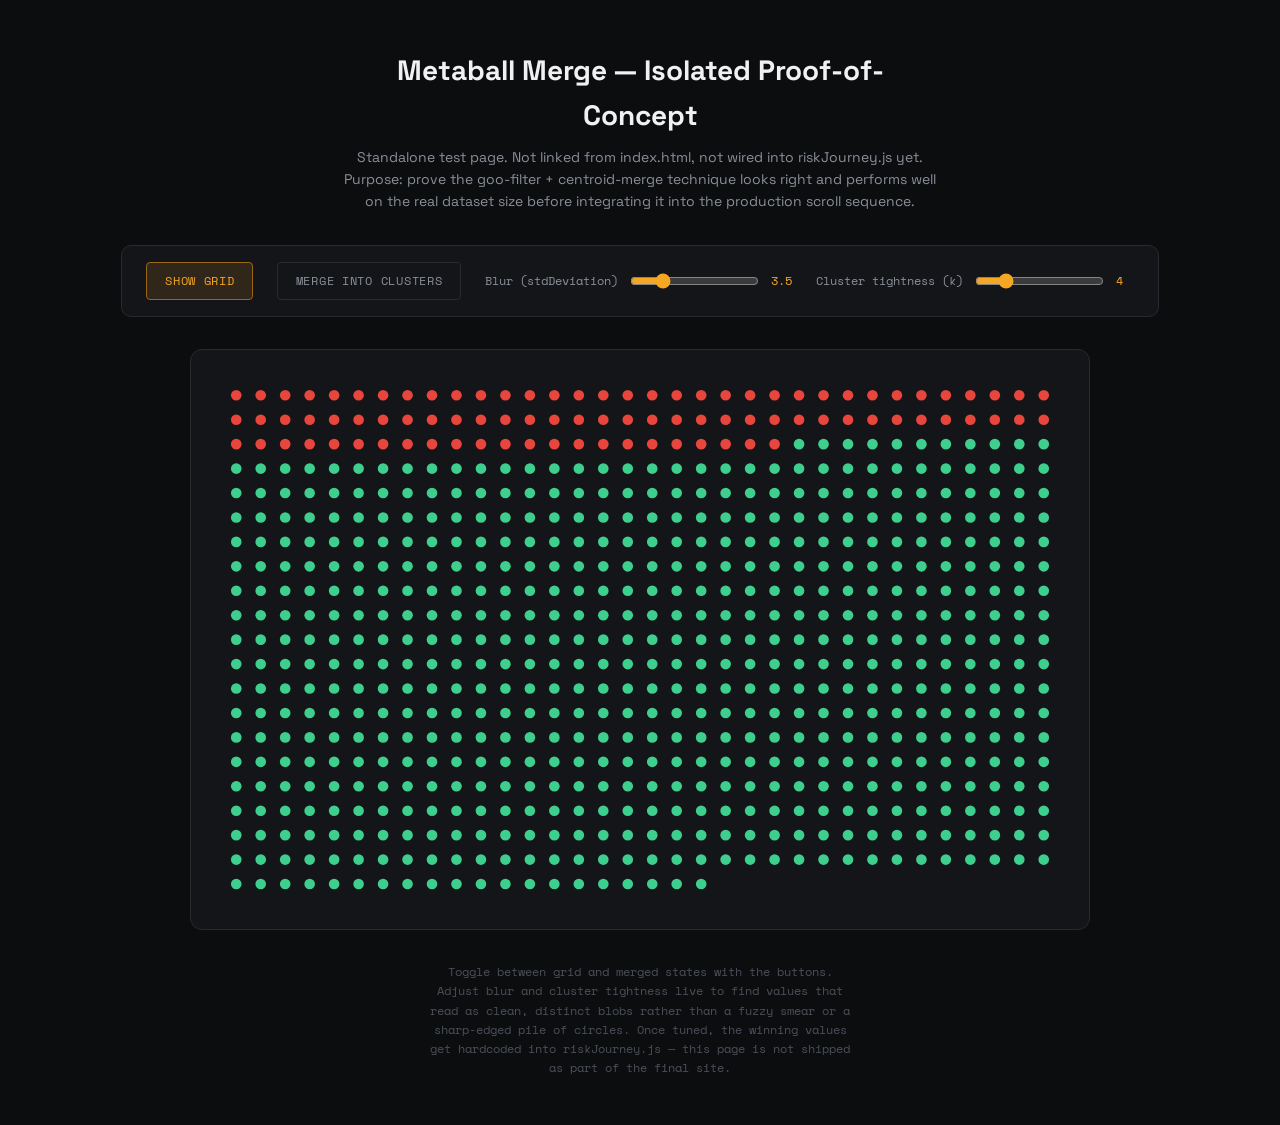
<file: web-demo/test-metaball.html>
<!DOCTYPE html>
<html lang="en">
<head>
  <meta charset="UTF-8" />
  <meta name="viewport" content="width=device-width, initial-scale=1.0" />
  <title>Metaball Merge — Isolated Test</title>

  <link rel="stylesheet" href="css/main.css" />
  <style>
    /* Test-page-only layout. Not part of the shipped site — reuses
       main.css tokens/fonts for visual consistency, but the page
       structure here is throwaway scaffolding for iterating on the
       goo filter and merge animation before wiring it into
       riskJourney.js. */
    body {
      min-height: 100vh;
      display: flex;
      flex-direction: column;
      align-items: center;
      padding: 3rem 1.5rem;
      gap: 2rem;
    }

    .test-header {
      text-align: center;
      max-width: 60ch;
    }

    .test-header h1 {
      font-family: var(--font-display);
      font-size: var(--text-2xl);
      margin-bottom: 0.5rem;
    }

    .test-header p {
      color: var(--c-text-secondary);
      font-size: var(--text-sm);
    }

    .test-controls {
      display: flex;
      align-items: center;
      gap: 1.5rem;
      flex-wrap: wrap;
      justify-content: center;
      background: var(--c-bg-surface);
      border: 1px solid var(--c-border);
      border-radius: 10px;
      padding: 1rem 1.5rem;
    }

    .test-btn {
      font-family: var(--font-mono);
      font-size: var(--text-xs);
      letter-spacing: 0.06em;
      text-transform: uppercase;
      padding: 0.6rem 1.1rem;
      border-radius: 4px;
      border: 1px solid var(--c-border);
      background: transparent;
      color: var(--c-text-secondary);
      cursor: pointer;
      transition: all 0.15s ease;
    }

    .test-btn:hover { border-color: var(--c-amber-dim); color: var(--c-amber); }
    .test-btn--active { background: var(--c-amber-glow); border-color: var(--c-amber-dim); color: var(--c-amber); }

    .test-slider-group {
      display: flex;
      align-items: center;
      gap: 0.75rem;
      font-family: var(--font-mono);
      font-size: var(--text-xs);
      color: var(--c-text-secondary);
    }

    .test-slider-group input[type="range"] {
      accent-color: var(--c-amber);
    }

    .test-slider-value {
      color: var(--c-amber);
      min-width: 2.5ch;
    }

    .test-canvas-wrap {
      width: 100%;
      max-width: 900px;
      background: var(--c-bg-surface);
      border: 1px solid var(--c-border);
      border-radius: 12px;
      padding: 1.5rem;
    }

    #metaball-svg {
      width: 100%;
      height: auto;
      display: block;
    }

    .cluster-label {
      font-family: var(--font-mono);
      font-size: 14px;
      fill: var(--c-text-primary);
      text-anchor: middle;
      opacity: 0;
    }

    .test-note {
      font-family: var(--font-mono);
      font-size: var(--text-xs);
      color: var(--c-text-muted);
      max-width: 60ch;
      text-align: center;
      line-height: 1.6;
    }
  </style>
</head>
<body>

  <div class="test-header">
    <h1>Metaball Merge — Isolated Proof-of-Concept</h1>
    <p>
      Standalone test page. Not linked from index.html, not wired into
      riskJourney.js yet. Purpose: prove the goo-filter + centroid-merge
      technique looks right and performs well on the real dataset size
      before integrating it into the production scroll sequence.
    </p>
  </div>

  <div class="test-controls">
    <button class="test-btn test-btn--active" id="btn-grid">Show Grid</button>
    <button class="test-btn" id="btn-merge">Merge into Clusters</button>

    <div class="test-slider-group">
      <label for="blur-slider">Blur (stdDeviation)</label>
      <input type="range" id="blur-slider" min="0" max="16" step="0.5" value="3.5" />
      <span class="test-slider-value" id="blur-value">3.5</span>
    </div>

    <div class="test-slider-group">
      <label for="jitter-slider">Cluster tightness (k)</label>
      <input type="range" id="jitter-slider" min="2" max="12" step="0.5" value="4" />
      <span class="test-slider-value" id="jitter-value">4</span>
    </div>
  </div>

  <div class="test-canvas-wrap">
    <svg id="metaball-svg" viewBox="0 0 800 500" xmlns="http://www.w3.org/2000/svg">
      <defs>
        <filter id="goo">
          <feGaussianBlur in="SourceGraphic" stdDeviation="3.5" result="blur" />
          <feColorMatrix
            in="blur"
            mode="matrix"
            values="1 0 0 0 0  0 1 0 0 0  0 0 1 0 0  0 0 0 20 -8"
            result="goo"
          />
          <feComposite in="SourceGraphic" in2="goo" operator="atop" />
        </filter>
      </defs>

      <g id="dots-group"></g>

      <text class="cluster-label" id="label-healthy" x="220" y="250"></text>
      <text class="cluster-label" id="label-at-risk" x="580" y="250"></text>
    </svg>
  </div>

  <p class="test-note">
    Toggle between grid and merged states with the buttons. Adjust blur
    and cluster tightness live to find values that read as clean, distinct
    blobs rather than a fuzzy smear or a sharp-edged pile of circles.
    Once tuned, the winning values get hardcoded into riskJourney.js —
    this page is not shipped as part of the final site.
  </p>

  <script src="https://cdnjs.cloudflare.com/ajax/libs/gsap/3.12.5/gsap.min.js"></script>
  <script src="js/test-metaball.js"></script>
</body>
</html>
</file>
<file: web-demo/css/main.css>
/* =============================================================
   Drop-off Saver — Design System
   =============================================================
   Palette: near-black base, amber signal color, cool-grey data
   Type: "Space Grotesk" display (data-forward, technical warmth)
         + system stack for body
   Signature: scan-line grid hero bg + animated risk bars
============================================================= */

@import url('https://fonts.googleapis.com/css2?family=Space+Grotesk:wght@300;400;500;600;700&family=Space+Mono:wght@400;700&display=swap');

/* ── Tokens ─────────────────────────────────────────────── */
:root {
  /* Palette */
  --c-bg: #0c0d0f;
  --c-bg-surface: #141518;
  --c-bg-elevated: #1c1e22;
  --c-border: #282a30;

  --c-amber: #f5a623;
  /* Primary signal / HIGH risk */
  --c-amber-dim: #9a6614;
  --c-amber-glow: rgba(245, 166, 35, 0.12);

  --c-red: #e8453c;
  /* HIGH risk label */
  --c-yellow: #f5c842;
  /* MEDIUM risk label */
  --c-green: #3ecf8e;
  /* Safe / PASS */

  /* Risk profile accents — deliberately distinct hues from the risk-tier
     palette above (red/yellow/green) so profile and tier read as two
     separate dimensions, not a duplicate color-coding of the same thing. */
  --c-violet: #9b8cf2;
  /* Time-Constrained */
  --c-cyan: #5ec9e8;
  /* Disengaged Learner */
  --c-rose: #f28cb8;
  /* Quiet Decliner */

  --c-text-primary: #f0f1f3;
  --c-text-secondary: #8a8f9a;
  --c-text-muted: #4a4f5a;

  /* Type */
  --font-display: 'Space Grotesk', system-ui, sans-serif;
  --font-mono: 'Space Mono', 'Courier New', monospace;
  --font-body: 'Space Grotesk', system-ui, sans-serif;

  /* Scale */
  --text-xs: 0.75rem;
  --text-sm: 0.875rem;
  --text-base: 1rem;
  --text-lg: 1.125rem;
  --text-xl: 1.375rem;
  --text-2xl: 1.75rem;
  --text-3xl: 2.25rem;
  --text-4xl: 3rem;
  --text-5xl: 4rem;
  --text-hero: clamp(3rem, 8vw, 7rem);

  /* Spacing */
  --space-section: clamp(5rem, 10vh, 8rem);

  /* Motion */
  --ease-out-expo: cubic-bezier(0.16, 1, 0.3, 1);
  --ease-in-expo: cubic-bezier(0.7, 0, 0.84, 0);
}

/* ── Reset ───────────────────────────────────────────────── */
*,
*::before,
*::after {
  box-sizing: border-box;
  margin: 0;
  padding: 0;
}

html {
  scroll-behavior: smooth;
  font-size: 16px;
}

body {
  background-color: var(--c-bg);
  color: var(--c-text-primary);
  font-family: var(--font-body);
  font-weight: 400;
  line-height: 1.6;
  -webkit-font-smoothing: antialiased;
  overflow-x: hidden;
}

/* ── Utilities ───────────────────────────────────────────── */
.reveal-text {
  opacity: 0;
  transform: translateY(2rem);
}

/* ── Sections ────────────────────────────────────────────── */
.section {
  min-height: 100vh;
  display: flex;
  align-items: center;
  padding: var(--space-section) max(2rem, 3vw);
}

.section__inner {
  max-width: 1100px;
  margin: 0 auto;
  width: 100%;
}


.section__label {
  font-family: var(--font-mono);
  font-size: var(--text-xs);
  color: var(--c-amber);
  letter-spacing: 0.12em;
  text-transform: uppercase;
  margin-bottom: 1.25rem;
  opacity: 0.85;
}

.section__heading {
  font-family: var(--font-display);
  font-size: var(--text-3xl);
  font-weight: 600;
  line-height: 1.15;
  letter-spacing: -0.02em;
  color: var(--c-text-primary);
  margin-bottom: 1.5rem;
}

.section__body {
  color: var(--c-text-secondary);
  font-size: var(--text-lg);
  max-width: 52ch;
  margin-bottom: 2rem;
  line-height: 1.7;
}

.section__body strong {
  color: var(--c-text-primary);
  font-weight: 600;
}


/* ═══════════════════════════════════════════════════════════
   RISK JOURNEY SCROLL CUE
   Reuses .scroll-cue__line / @keyframes scroll-cue-pulse below,
   originally written for the now-removed hero section — kept because
   this is the same visual cue, just relocated.
════════════════════════════════════════════════════════════ */
/* ═══════════════════════════════════════════════════════════
   RISK JOURNEY COMPLETION BAR
   Shown while at Step 5 (via riskJourney.js:goToStep(5)) — hidden
   whenever any other step is active. "Watch again" is a shortcut with
   the exact same effect as clicking progress step 1.
════════════════════════════════════════════════════════════ */
.risk-journey__completion {
  display: flex;
  align-items: center;
  gap: 1.5rem;
  margin-top: 3rem;
  opacity: 0;
}

.risk-journey__completion span {
  font-family: var(--font-mono);
  font-size: var(--text-xs);
  color: var(--c-text-muted);
  letter-spacing: 0.1em;
  text-transform: uppercase;
}

.risk-journey__watch-again {
  font-family: var(--font-mono);
  font-size: var(--text-xs);
  letter-spacing: 0.06em;
  text-transform: uppercase;
  padding: 0.45rem 0.9rem;
  border-radius: 4px;
  border: 1px solid var(--c-border);
  background: transparent;
  color: var(--c-text-secondary);
  cursor: pointer;
  transition: all 0.15s ease;
}

.risk-journey__watch-again:hover {
  border-color: var(--c-amber-dim);
  color: var(--c-amber);
}


/* ═══════════════════════════════════════════════════════════
   RISK JOURNEY PROGRESS BAR
   Fixed to the viewport's left edge (not the section — a section child
   with position:fixed still positions relative to the viewport, but is
   kept as a section child so it never needs its own boot/teardown
   logic; it simply lives and dies with the section). Current step is
   driven by riskJourney.js reading the shared timeline's own progress —
   see updateProgressBar(). Hidden below 768px for now (Phase 9 mobile
   pass will revisit; a fixed-left sidebar has nowhere good to go on a
   narrow viewport without redesigning the whole layout).
════════════════════════════════════════════════════════════ */
.risk-journey__progress {
  position: relative;
  left: 0px;
  top: 50%;
  transform: translateY(-50%);
  display: flex;
  flex-direction: column;
  align-items: flex-start;
  gap: 1.5rem;
  z-index: 20;
}

.risk-journey__progress-track {
  position: absolute;
  top: 14px;
  bottom: 14px;
  left: 14px;
  width: 2px;
  background: var(--c-border);
  overflow: hidden;
  z-index: -1;
}

.risk-journey__progress-fill {
  position: absolute;
  top: 0;
  left: 0;
  width: 100%;
  height: 0%;
  background: var(--c-amber);
}

.risk-journey__progress-step {
  display: flex;
  align-items: center;
  gap: 0.75rem;
  background: none;
  border: none;
  padding: 0;
  cursor: pointer;
  text-align: left;
}

.risk-journey__progress-step-number {
  flex-shrink: 0;
  width: 28px;
  height: 28px;
  border-radius: 50%;
  background: var(--c-bg-surface);
  border: 2px solid var(--c-border);
  display: flex;
  align-items: center;
  justify-content: center;
  font-family: var(--font-mono);
  font-size: var(--text-xs);
  color: var(--c-text-muted);
  transition: border-color 0.3s ease, color 0.3s ease, background 0.3s ease, transform 0.3s ease;
}

.risk-journey__progress-step-label {
  font-family: var(--font-mono);
  font-size: var(--text-xs);
  letter-spacing: 0.02em;
  color: var(--c-text-muted);
  white-space: nowrap;
  transition: color 0.3s ease;
}

.risk-journey__progress-step:hover .risk-journey__progress-step-number {
  border-color: var(--c-amber-dim);
  color: var(--c-text-primary);
}

.risk-journey__progress-step:hover .risk-journey__progress-step-label {
  color: var(--c-text-primary);
}

/* Applied by riskJourney.js:_setStepButtonsEnabled() while a step
   transition is mid-flight. The buttons also get the real `disabled`
   property set, so this is purely the visual signal — clicking is
   already blocked by the browser at that point. Hover styles are
   suppressed here so a locked button doesn't falsely appear
   interactive. */
.risk-journey__progress-step--locked {
  cursor: not-allowed;
}

.risk-journey__progress-step--locked:hover .risk-journey__progress-step-number {
  border-color: var(--c-border);
  color: var(--c-text-muted);
}

.risk-journey__progress-step--locked:hover .risk-journey__progress-step-label {
  color: var(--c-text-muted);
}

.risk-journey__progress-step--active .risk-journey__progress-step-number {
  border-color: var(--c-amber);
  color: var(--c-amber);
  /* background: var(--c-amber-glow); */
  transform: scale(1.15);
}

.risk-journey__progress-step--active .risk-journey__progress-step-label {
  color: var(--c-amber);
}

.risk-journey__progress-step--complete .risk-journey__progress-step-number {
  border-color: var(--c-amber-dim);
  color: var(--c-text-primary);
  background: var(--c-bg-elevated);
}

.risk-journey__progress-step--complete .risk-journey__progress-step-label {
  color: var(--c-text-secondary);
}

@media (max-width: 900px) {
  .section--risk-journey {
    flex-direction: column-reverse !important;
  }

  .risk-journey__progress {
    top: 10%;
    display: flex;
    flex-direction: row;
    align-items: flex-start;
    width: 600px;
    justify-content: center;
    z-index: 20;
    gap: 1rem;
  }

  .risk-journey__progress-step {
    display: flex;
    flex-direction: column;
    align-items: center;
    gap: 0.5rem;
    text-align: center;
  }

  .risk-journey__progress-track {
    transform: rotate(270deg);
    top: 15px;
    left: 74px;
    bottom: 0px;
    height: 470px;
    -webkit-transform-origin-y: top;
    transform: rotate(270deg);
  }

  .risk-journey__copy-stack {
    width: 100% !important;
  }
}


/* ═══════════════════════════════════════════════════════════
   SIGNAL LIST — Risk Journey "colorwash" panel content
   Compact list format (title + weight + body per feature), not cards —
   the copy-stack column is narrow (44ch max-width), so a card layout
   with icons/padding/borders per feature wouldn't fit three of them
   readably in one panel. Populated by app.js:populateSignalPanel().
════════════════════════════════════════════════════════════ */
.signal-list {
  display: flex;
  flex-direction: column;
  gap: 1.25rem;
  margin-top: 1.5rem;
}

.signal-list-item__header {
  display: flex;
  align-items: baseline;
  justify-content: space-between;
  gap: 0.75rem;
  margin-bottom: 0.35rem;
}

.signal-list-item__title {
  font-size: var(--text-sm);
  font-weight: 600;
  color: var(--c-text-primary);
}

.signal-list-item__weight {
  font-family: var(--font-mono);
  font-size: var(--text-xs);
  color: var(--c-amber);
  flex-shrink: 0;
}

.signal-list-item__body {
  font-size: var(--text-xs);
  color: var(--c-text-secondary);
  line-height: 1.55;
  margin-bottom: 0.5rem;
}

.signal-list-item__bar {
  height: 3px;
  background: var(--c-border);
  border-radius: 2px;
  overflow: hidden;
}

.signal-list-item__bar-fill {
  height: 100%;
  background: linear-gradient(90deg, var(--c-amber-dim), var(--c-amber));
  border-radius: 2px;
}


/* ═══════════════════════════════════════════════════════════
   LEGEND — reused by the "thresholds" Risk Journey panel
════════════════════════════════════════════════════════════ */
.legend {
  display: flex;
  flex-direction: column;
  gap: 0.625rem;
  margin-top: 2rem;
}

.legend__item {
  display: flex;
  align-items: center;
  gap: 0.625rem;
  font-size: var(--text-sm);
  color: var(--c-text-secondary);
}

.legend__dot {
  width: 8px;
  height: 8px;
  border-radius: 50%;
  flex-shrink: 0;
}

.legend__dot--high {
  background: var(--c-red);
}

.legend__dot--medium {
  background: var(--c-yellow);
}

.legend__dot--safe {
  background: var(--c-green);
}


/* Profile legend — reused by the "demographics" Risk Journey panel.
   Each item includes a short description, so the layout needs more
   vertical room per row than the compact risk legend above. */
.profile-legend {
  display: flex;
  flex-direction: row;
  gap: 1.25rem;
  margin-top: 1.5rem;
}

.profile-legend__item {
  display: flex;
  align-items: flex-start;
  gap: 0.875rem;
}

.profile-legend__dot {
  width: 10px;
  height: 10px;
  border-radius: 50%;
  flex-shrink: 0;
  margin-top: 0.4rem;
}

.profile-legend__dot--time-constrained {
  background: var(--c-violet);
}

.profile-legend__dot--disengaged {
  background: var(--c-cyan);
}

.profile-legend__dot--quiet-decliner {
  background: var(--c-rose);
}

.profile-legend__item strong {
  display: block;
  font-size: var(--text-sm);
  color: var(--c-text-primary);
  margin-bottom: 0.2rem;
}

.profile-legend__item p {
  font-size: var(--text-xs);
  color: var(--c-text-secondary);
  line-height: 1.5;
  max-width: 42ch;
}


/* ═══════════════════════════════════════════════════════════
   RISK JOURNEY — Phase 7 detail panel (click-driven)
   Shown/hidden entirely via riskJourney.js click handlers, not part of
   the scroll-timed crossfade sequence — see attachProfileClickHandlers().
════════════════════════════════════════════════════════════ */
/* ═══════════════════════════════════════════════════════════
   RISK JOURNEY — detail card (click-driven, Step 5 only)
   Lives INSIDE .risk-journey__canvas (position:relative, set above),
   overlaying its lower portion — NOT in the left copy-stack. The left
   panel never changes on selection, per explicit design decision.

   Color-matching: button background, the profile-name heading, and the
   "Suggested strategy" label all recolor to match the selected bubble
   (violet/cyan/rose depending on profile). Rather than three separate
   inline styles set from JS, riskJourney.js sets ONE CSS custom
   property (--profile-accent-color) on the card's root element per
   selection, and each of those three rules below just references it —
   one write, three consumers, impossible for them to disagree.
════════════════════════════════════════════════════════════ */
.risk-journey__detail-card {
  position: relative;
  grid-area: 1 / 1;

  width: 100%;
  max-width: 60ch;
  max-height: fit-content;

  right: 0px;
  top: 160px;

  background: var(--c-bg-surface);
  border: 1px solid var(--c-border);
  border-radius: 14px;
  padding: 1.5rem 1.75rem;
}

.risk-journey__detail-close {
  position: absolute;
  top: 0.9rem;
  right: 1rem;
  background: none;
  border: none;
  color: var(--c-text-muted);
  font-size: var(--text-sm);
  line-height: 1;
  padding: 0.3rem;
  cursor: pointer;
  transition: color 0.15s ease;
}

.risk-journey__detail-close:hover {
  color: var(--c-text-primary);
}

.risk-journey__detail-name {
  font-family: var(--font-display);
  font-size: var(--text-lg);
  font-weight: 700;
  letter-spacing: -0.01em;
  color: var(--profile-accent-color, var(--c-text-primary));
  margin-bottom: 1.1rem;
  padding-right: 2rem;
}

.risk-journey__detail-risk-split {
  display: flex;
  gap: 1rem;
  margin-bottom: 1.25rem;
}

.risk-journey__detail-risk-box {
  flex: 1;
  border: 1px solid var(--c-border);
  border-radius: 8px;
  padding: 0.75rem 1rem;
}

.risk-journey__detail-risk-box--high {
  border-color: rgba(232, 69, 60, 0.35);
}

.risk-journey__detail-risk-box--medium {
  border-color: rgba(245, 200, 66, 0.35);
}

.risk-journey__detail-risk-count {
  display: block;
  font-family: var(--font-display);
  font-size: var(--text-lg);
  font-weight: 700;
  color: var(--c-text-primary);
}

.risk-journey__detail-risk-label {
  display: block;
  font-family: var(--font-mono);
  font-size: var(--text-xs);
  text-transform: uppercase;
  letter-spacing: 0.05em;
  margin-top: 0.3rem;
}

.risk-journey__detail-risk-box--high .risk-journey__detail-risk-label {
  color: var(--c-red);
}

.risk-journey__detail-risk-box--medium .risk-journey__detail-risk-label {
  color: var(--c-yellow);
}

.risk-journey__detail-strategy {
  margin-bottom: 1.4rem;
}

.risk-journey__detail-strategy-label {
  font-family: var(--font-mono);
  font-size: var(--text-xs);
  text-transform: uppercase;
  letter-spacing: 0.06em;
  color: var(--profile-accent-color, var(--c-amber));
  margin-bottom: 0.5rem;
}

.risk-journey__detail-strategy-text {
  font-size: var(--text-base);
  color: var(--c-text-secondary);
  line-height: 1.6;
}

.risk-journey__detail-cta {
  width: 100%;
  font-family: var(--font-display);
  font-size: var(--text-sm);
  font-weight: 600;
  color: var(--c-bg);
  background: var(--profile-accent-color, var(--c-amber));
  border: none;
  border-radius: 6px;
  padding: 0.7rem 1.25rem;
  cursor: pointer;
  transition: filter 0.15s ease, transform 0.15s ease;
}

.risk-journey__detail-cta:hover {
  filter: brightness(1.15);
  transform: translateY(-1px);
}

.risk-journey__drilldown-text {
  font-size: var(--text-sm);
  color: var(--c-text-secondary);
  line-height: 1.6;
  margin-bottom: 1rem;
}

.risk-journey__drilldown-back {
  display: inline-flex;
  align-items: center;
  gap: 0.4rem;
  background: none;
  border: none;
  padding: 0;
  margin-bottom: 1rem;
  font-family: var(--font-mono);
  font-size: var(--text-xs);
  letter-spacing: 0.04em;
  text-transform: uppercase;
  color: var(--c-text-muted);
  cursor: pointer;
  transition: color 0.15s ease;
}

.risk-journey__drilldown-back:hover {
  color: var(--profile-accent-color, var(--c-amber));
}

.risk-journey__drilldown-canvas {
  width: 100%;
  margin-top: 0.5rem;
}

.risk-journey__drilldown-canvas svg {
  width: 100%;
  height: auto;
  display: block;
  overflow: visible;
}

/* Individual fill color is set per-dot in JS (risk-tier color mixed
   with the surface color, weighted by that student's score WITHIN
   their tier — see _riskIntensityColor in riskJourney.js), never here —
   this rule only covers what's shared across every dot regardless of
   its color. transform-box:fill-box is required for the hover scale to
   grow from each circle's own center rather than the SVG's (0,0)
   origin, which is the default and wrong point for a small dot far
   from the corner. */
.risk-journey__drilldown-dot {
  cursor: pointer;
  transition: transform 0.15s ease;
  transform-box: fill-box;
  transform-origin: center;
}

.risk-journey__drilldown-dot:hover {
  transform: scale(1.5);
}


/* ═══════════════════════════════════════════════════════════
   ROSTER TABLE
════════════════════════════════════════════════════════════ */
.section--roster {
  background-color: var(--c-bg);
}

.roster__controls {
  display: flex;
  align-items: flex-start;
  justify-content: space-between;
  margin-bottom: 1.5rem;
  flex-wrap: wrap;
  gap: 0.75rem 1.5rem;
}

.roster__filter-group {
  display: flex;
  gap: 0.5rem;
  flex-wrap: wrap;
}

.filter-btn {
  font-family: var(--font-mono);
  font-size: var(--text-xs);
  letter-spacing: 0.06em;
  text-transform: uppercase;
  padding: 0.4rem 0.9rem;
  border-radius: 4px;
  border: 1px solid var(--c-border);
  background: transparent;
  color: var(--c-text-secondary);
  cursor: pointer;
  transition: all 0.15s ease;
}

.filter-btn:hover {
  border-color: var(--c-amber-dim);
  color: var(--c-amber);
}

.filter-btn--active {
  background: var(--c-amber-glow);
  border-color: var(--c-amber-dim);
  color: var(--c-amber);
}

.filter-btn--high:hover {
  border-color: var(--c-red);
  color: var(--c-red);
}

.filter-btn--medium:hover {
  border-color: var(--c-yellow);
  color: var(--c-yellow);
}

/* Profile filter buttons get their own hover colors matching the badge
   palette, so the filter group visually previews what it will show. */
.filter-btn--time-constrained:hover {
  border-color: var(--c-violet);
  color: var(--c-violet);
}

.filter-btn--disengaged:hover {
  border-color: var(--c-cyan);
  color: var(--c-cyan);
}

.filter-btn--quiet-decliner:hover {
  border-color: var(--c-rose);
  color: var(--c-rose);
}

.roster__count {
  font-family: var(--font-mono);
  font-size: var(--text-xs);
  color: var(--c-text-muted);
  text-transform: uppercase;
  letter-spacing: 0.08em;
}

.roster__table-wrap {
  overflow-x: auto;
  border: 1px solid var(--c-border);
  border-radius: 10px;
  outline: none;
}

.roster__table {
  width: 100%;
  border-collapse: collapse;
  font-size: var(--text-sm);
}

.roster__table thead {
  background: var(--c-bg-surface);
}

.roster__table th {
  text-align: left;
  padding: 0.875rem 1.25rem;
  font-family: var(--font-mono);
  font-size: var(--text-xs);
  text-transform: uppercase;
  letter-spacing: 0.08em;
  color: var(--c-text-muted);
  font-weight: 400;
  border-bottom: 1px solid var(--c-border);
}

.roster__table td {
  padding: 0.875rem 1.25rem;
  border-bottom: 1px solid var(--c-border);
  vertical-align: middle;
  color: var(--c-text-secondary);
}

.roster__table tbody tr:last-child td {
  border-bottom: none;
}

.roster__table tbody tr {
  transition: background 0.15s ease;
  opacity: 0;
  transform: translateX(-1rem);
}

.roster__table tbody tr:hover {
  background: var(--c-bg-elevated);
}

.user-id {
  font-family: var(--font-mono);
  font-size: var(--text-xs);
  color: var(--c-text-primary);
}

.risk-score {
  font-family: var(--font-mono);
  font-weight: 700;
}

.risk-score--high {
  color: var(--c-red);
}

.risk-score--medium {
  color: var(--c-yellow);
}

.risk-score--low {
  color: var(--c-green);
}

.risk-badge {
  display: inline-block;
  padding: 0.2rem 0.6rem;
  border-radius: 3px;
  font-family: var(--font-mono);
  font-size: var(--text-xs);
  letter-spacing: 0.06em;
  text-transform: uppercase;
  font-weight: 700;
}

.risk-badge--HIGH {
  background: rgba(232, 69, 60, 0.15);
  color: var(--c-red);
}

.risk-badge--MEDIUM {
  background: rgba(245, 200, 66, 0.15);
  color: var(--c-yellow);
}

.risk-badge--LOW {
  background: rgba(62, 207, 142, 0.12);
  color: var(--c-green);
}

.action-text {
  font-size: var(--text-xs);
  color: var(--c-text-muted);
  max-width: 32ch;
}

/* Risk profile badges — output of K-Means clustering in profiler.py.
   Each profile gets a distinct hue (see --c-violet/cyan/rose tokens)
   so instructors can visually scan for a profile type at a glance. */
.profile-badge {
  display: inline-block;
  padding: 0.2rem 0.6rem;
  border-radius: 3px;
  font-family: var(--font-mono);
  font-size: var(--text-xs);
  letter-spacing: 0.02em;
  font-weight: 600;
  white-space: nowrap;
}

.profile-badge--time-constrained {
  background: rgba(155, 140, 242, 0.15);
  color: var(--c-violet);
}

.profile-badge--disengaged {
  background: rgba(94, 201, 232, 0.15);
  color: var(--c-cyan);
}

.profile-badge--quiet-decliner {
  background: rgba(242, 140, 184, 0.15);
  color: var(--c-rose);
}

.profile-badge--default {
  background: rgba(138, 143, 154, 0.15);
  color: var(--c-text-muted);
}


/* ═══════════════════════════════════════════════════════════
   RISK JOURNEY — scroll-driven dot narrative
   ═══════════════════════════════════════════════════════════
   PHASE 1 SCOPE: static grid layout only. Color-coding (Phase 2),
   the metaball merge (Phase 3+), and click interactions (Phase 7+)
   are NOT yet styled here — added incrementally as those phases land.
════════════════════════════════════════════════════════════ */
.section--risk-journey {
  flex-direction: row-reverse;
  background-color: var(--c-bg);
  gap: 3rem;
}

.risk-journey__layout {
  display: grid;
  grid-template-columns: 1fr 1fr;
  grid-auto-rows: auto;
  gap: 3rem;
  align-items: center;
  min-height: 70vh;
}

.risk-journey__copy-stack {
  /* CSS grid stacking: both panels are placed in the SAME grid cell
     (grid-area: 1 / 1 on each, below), so they overlap exactly without
     manual position:absolute/top/left math, and the container sizes
     itself to whichever panel is currently tallest. GSAP crossfades
     visibility between them — see riskJourney.js. */
  display: grid;
}

.risk-journey__copy-panel {
  grid-area: 1 / 1;
  align-self: start;
}

/* Resting state if GSAP never runs (load failure, JS disabled): show the
   intro panel only, keep the other four hidden. A single non-animated
   intro panel is a sensible degraded state; five overlapping panels
   all fully visible would read as broken, garbled text. */
#risk-journey-intro {
  display: block;
}

#risk-journey-signal {
  display: none;
}

#risk-journey-thresholds {
  display: none;
}

#risk-journey-profiling {
  display: none;
}

#risk-journey-demographics {
  display: none;
}

#risk-journey-detail {
  /* visibility: hidden; */
  opacity: 0;
  z-index: 10;
  pointer-events: none;
}

.risk-journey__dynamic_graphs {
  display: grid;
  grid-template-columns: 1fr;
}

.risk-journey__canvas {
  position: relative;
  display: flex;
  align-items: center;
  justify-content: center;

  grid-area: 1 / 1;
}

.risk-journey__svg {
  width: 100%;
  max-width: 560px;
  height: auto;
}

/* Phase 1 base state: neutral grey, used only as a fallback if a dot is
   somehow missing its data-risk-label (should not happen in practice —
   every student record always has a risk_label). Phase 2 overrides this
   via the attribute selectors below, which win on specificity.

   No CSS transition on fill here — GSAP now owns fill animation directly
   via inline styles during the scroll-scrubbed color wash (riskJourney.js).
   A CSS transition running alongside GSAP's per-frame scrub updates would
   double-smooth and lag behind the scrub, since scrub already IS the
   interpolation; the two would fight rather than compose. */
.risk-journey__dot {
  fill: var(--c-border);
}

/* Phase 2: color-code every dot by the SAME risk tier used everywhere
   else on the page (roster badges, distribution chart, legend). Reuses
   the existing --c-red/--c-yellow/--c-green tokens rather than
   introducing new colors, so this reads as one consistent risk language
   across the whole site, not a separate palette invented for this one
   visualization. */
.risk-journey__dot[data-risk-label="HIGH"] {
  fill: var(--c-red);
}

.risk-journey__dot[data-risk-label="MEDIUM"] {
  fill: var(--c-yellow);
}

.risk-journey__dot[data-risk-label="LOW"] {
  fill: var(--c-green);
}

/* Cluster labels (count + profile name) that fade in above each blob
   during the "profiles" segment of animateMainSequence. Two tspans per
   label — count on the first line, name on the second — built
   programmatically in _createProfileLabels, not static markup, since
   position depends on each profile's actual blob radius (which itself
   depends on live student counts). */
.risk-journey__cluster-label-count {
  font-family: var(--font-display);
  font-weight: 700;
  font-size: 20px;
  fill: var(--c-text-primary);
}

.risk-journey__cluster-label-name {
  font-family: var(--font-mono);
  font-size: 10px;
  letter-spacing: 0.04em;
  text-transform: uppercase;
  fill: var(--c-text-secondary);
}

/* The three solid circles that the blobs resolve into during the
   "resolve" segment of animateMainSequence — one per behavioral profile.
   No stroke/border by default; fill color is set directly in JS per
   profile (_createResolvedCircles), not here, since it depends on live
   data (which profile, which color token). Transition on fill/stroke
   only — never on opacity, which stays GSAP-controlled during the fade-in
   (a CSS transition racing GSAP's own opacity tween would fight it, the
   same lesson learned with .risk-journey__dot's fill in Phase 2/3).
   Clickable as of Phase 7 — cursor + a subtle stroke on hover signal
   that, without relying on opacity/scale changes that GSAP might also
   be mid-animating during the fade-in. */
.risk-journey__resolved-circle {
  stroke: none;
  cursor: pointer;
  transition: stroke 0.2s ease, stroke-width 0.2s ease;
}

.risk-journey__resolved-circle:hover {
  stroke: var(--c-text-primary);
  stroke-width: 2px;
}

.risk-journey__resolved-circle--selected {
  stroke: var(--c-text-primary);
  stroke-width: 3px;
}

@media (max-width: 900px) {
  .risk-journey__layout {
    /* grid-template-columns: 1fr;
    gap: 2rem; */

    grid-template-columns: 1fr;
    transition: grid-template-rows 0.3s ease-in-out;
    height: fit-content;
    grid-auto-rows: auto;
  }

  .system-flow {
    flex-direction: column;
  }

  .system-connector {
    transform: rotate(90deg);
    margin: 0.25rem 0;
  }
}

@media (max-width: 620px) {
  .risk-journey__progress-step {
    width: 60px;
  }

  .risk-journey__progress-step-label {
    text-wrap: balance;
  }

  .risk-journey__progress-track {
    left: 145px;
    height: 300px;
  }
}


/* ═══════════════════════════════════════════════════════════
   SYSTEM FLOW
════════════════════════════════════════════════════════════ */
.section--system {
  background-color: var(--c-bg-surface);
}

.system-flow {
  display: flex;
  align-items: center;
  gap: 0;
  margin-top: 3rem;
  flex-wrap: wrap;
}

.system-node {
  flex: 1;
  min-width: 220px;
  background: var(--c-bg-elevated);
  border: 1px solid var(--c-border);
  border-radius: 10px;
  padding: 2rem 1.75rem;
  opacity: 0;
  transform: translateY(1.5rem);
}

.system-node__number {
  font-family: var(--font-mono);
  font-size: var(--text-xs);
  color: var(--c-amber);
  margin-bottom: 0.75rem;
  opacity: 0.7;
}

.system-node__title {
  font-size: var(--text-base);
  font-weight: 600;
  margin-bottom: 0.75rem;
  letter-spacing: -0.01em;
}

.system-node__body {
  font-size: var(--text-sm);
  color: var(--c-text-secondary);
  line-height: 1.6;
  margin-bottom: 1.25rem;
}

.system-node__tag {
  display: block;
  font-family: var(--font-mono);
  font-size: var(--text-xs);
  color: var(--c-amber-dim);
  background: rgba(245, 166, 35, 0.06);
  padding: 0.5rem 0.75rem;
  border-radius: 4px;
  border: 1px solid rgba(245, 166, 35, 0.15);
}

.system-connector {
  display: flex;
  align-items: center;
  padding: 0 0.5rem;
  color: var(--c-text-muted);
  flex-shrink: 0;
}

.system-connector__line {
  width: 24px;
  height: 1px;
  background: var(--c-border);
}

.system-connector__arrow {
  width: 16px;
  height: 16px;
  flex-shrink: 0;
}


/* ═══════════════════════════════════════════════════════════
   FOOTER
════════════════════════════════════════════════════════════ */
.footer {
  border-top: 1px solid var(--c-border);
  padding: 2.5rem max(2rem, 5vw);
}

.footer__inner {
  max-width: 1100px;
  margin: 0 auto;
  display: flex;
  justify-content: space-between;
  align-items: center;
  flex-wrap: wrap;
  gap: 0.5rem;
}

.footer__copy {
  font-family: var(--font-display);
  font-size: var(--text-sm);
  color: var(--c-text-secondary);
}

.footer__meta {
  font-family: var(--font-mono);
  font-size: var(--text-xs);
  color: var(--c-text-muted);
}


/* ═══════════════════════════════════════════════════════════
   TOOLTIP
════════════════════════════════════════════════════════════ */
.tooltip {
  position: fixed;
  z-index: 100;
  pointer-events: none;
  opacity: 0;
  transition: opacity 0.15s ease;
}

.tooltip[aria-hidden="false"] {
  opacity: 1;
}

.tooltip__inner {
  background: var(--c-bg-elevated);
  border: 1px solid var(--c-border);
  border-radius: 6px;
  padding: 0.75rem 1rem;
  font-size: var(--text-xs);
  color: var(--c-text-secondary);
  font-family: var(--font-mono);
  max-width: 240px;
  line-height: 1.6;
  white-space: pre-line;
  box-shadow: 0 8px 24px rgba(0, 0, 0, 0.4);
}


/* ═══════════════════════════════════════════════════════════
   RESPONSIVE
════════════════════════════════════════════════════════════ */


/* ═══════════════════════════════════════════════════════════
   REDUCED MOTION
════════════════════════════════════════════════════════════ */
@media (prefers-reduced-motion: reduce) {

  *,
  *::before,
  *::after {
    animation-duration: 0.01ms !important;
    transition-duration: 0.01ms !important;
  }

  .scroll-cue__line {
    animation: none;
  }

  .reveal-text,
  .system-node,
  .roster__table tbody tr {
    opacity: 1 !important;
    transform: none !important;
  }
}
</file>
